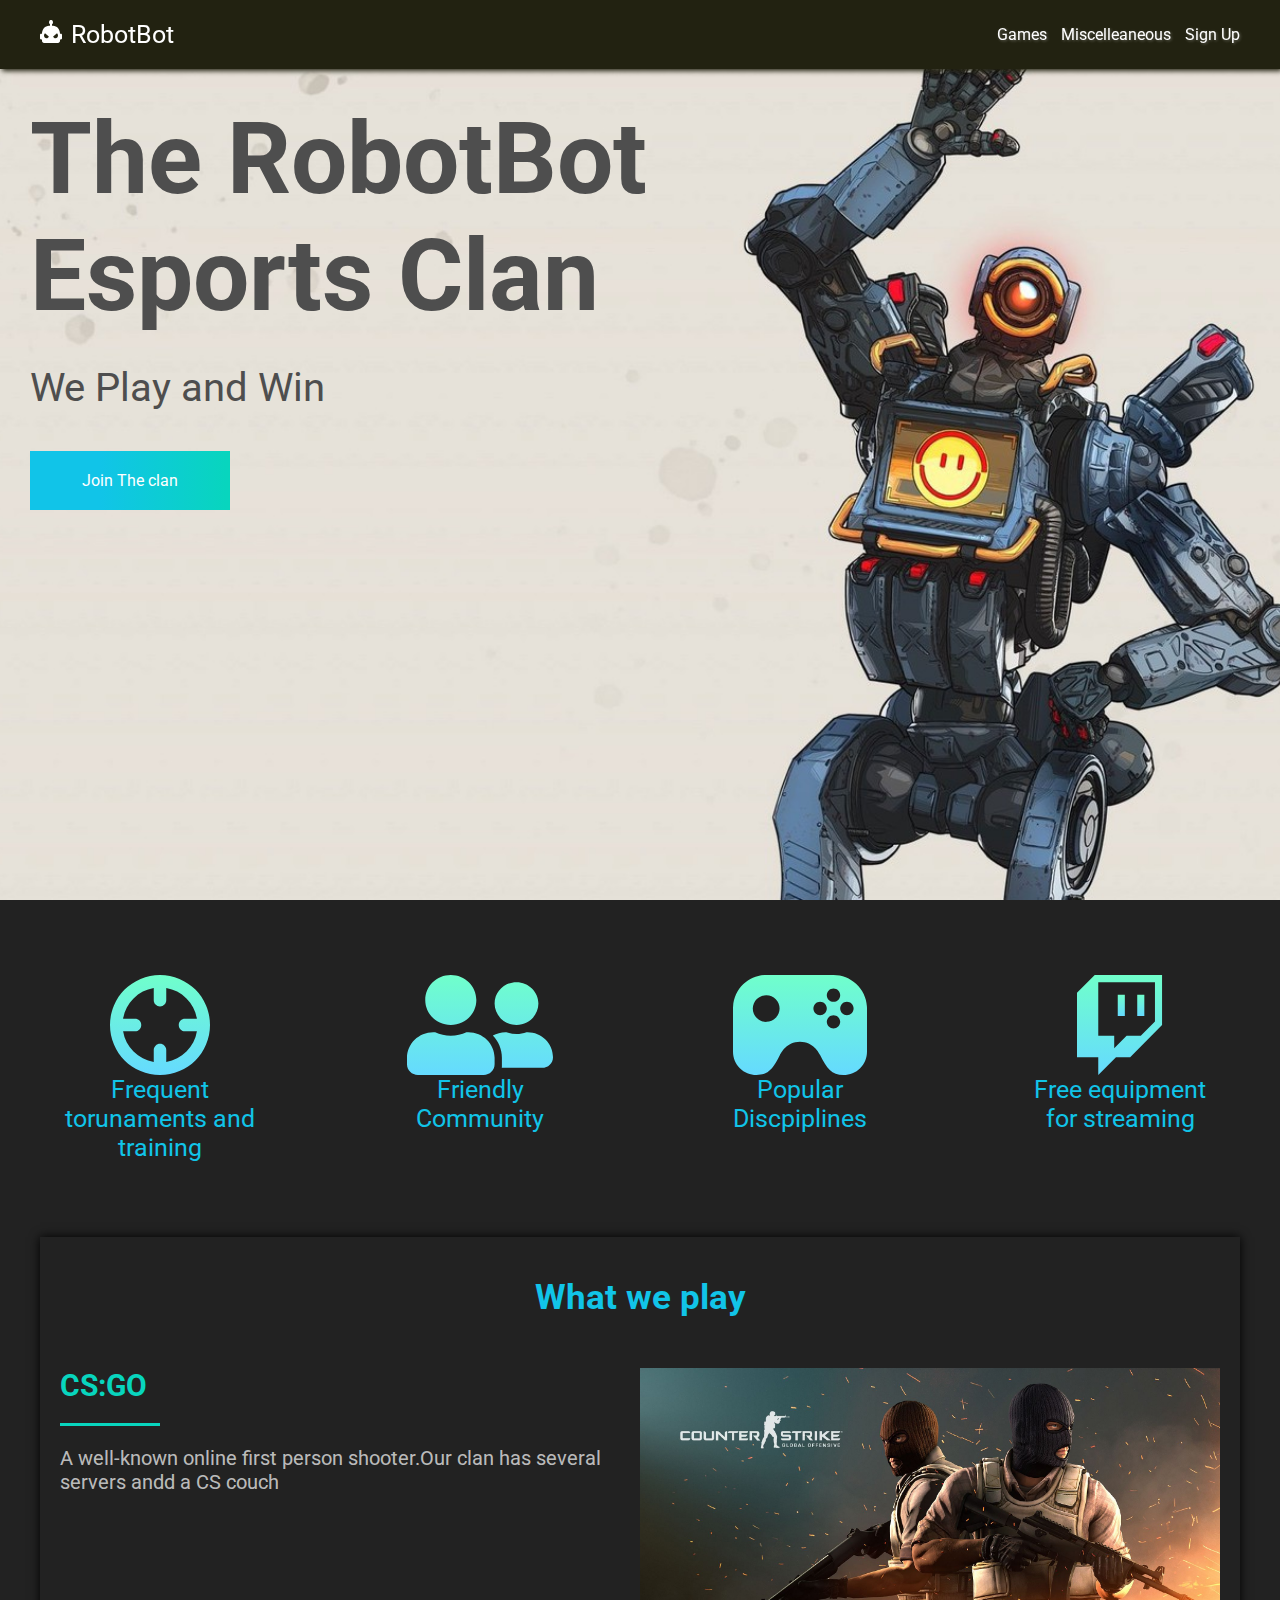
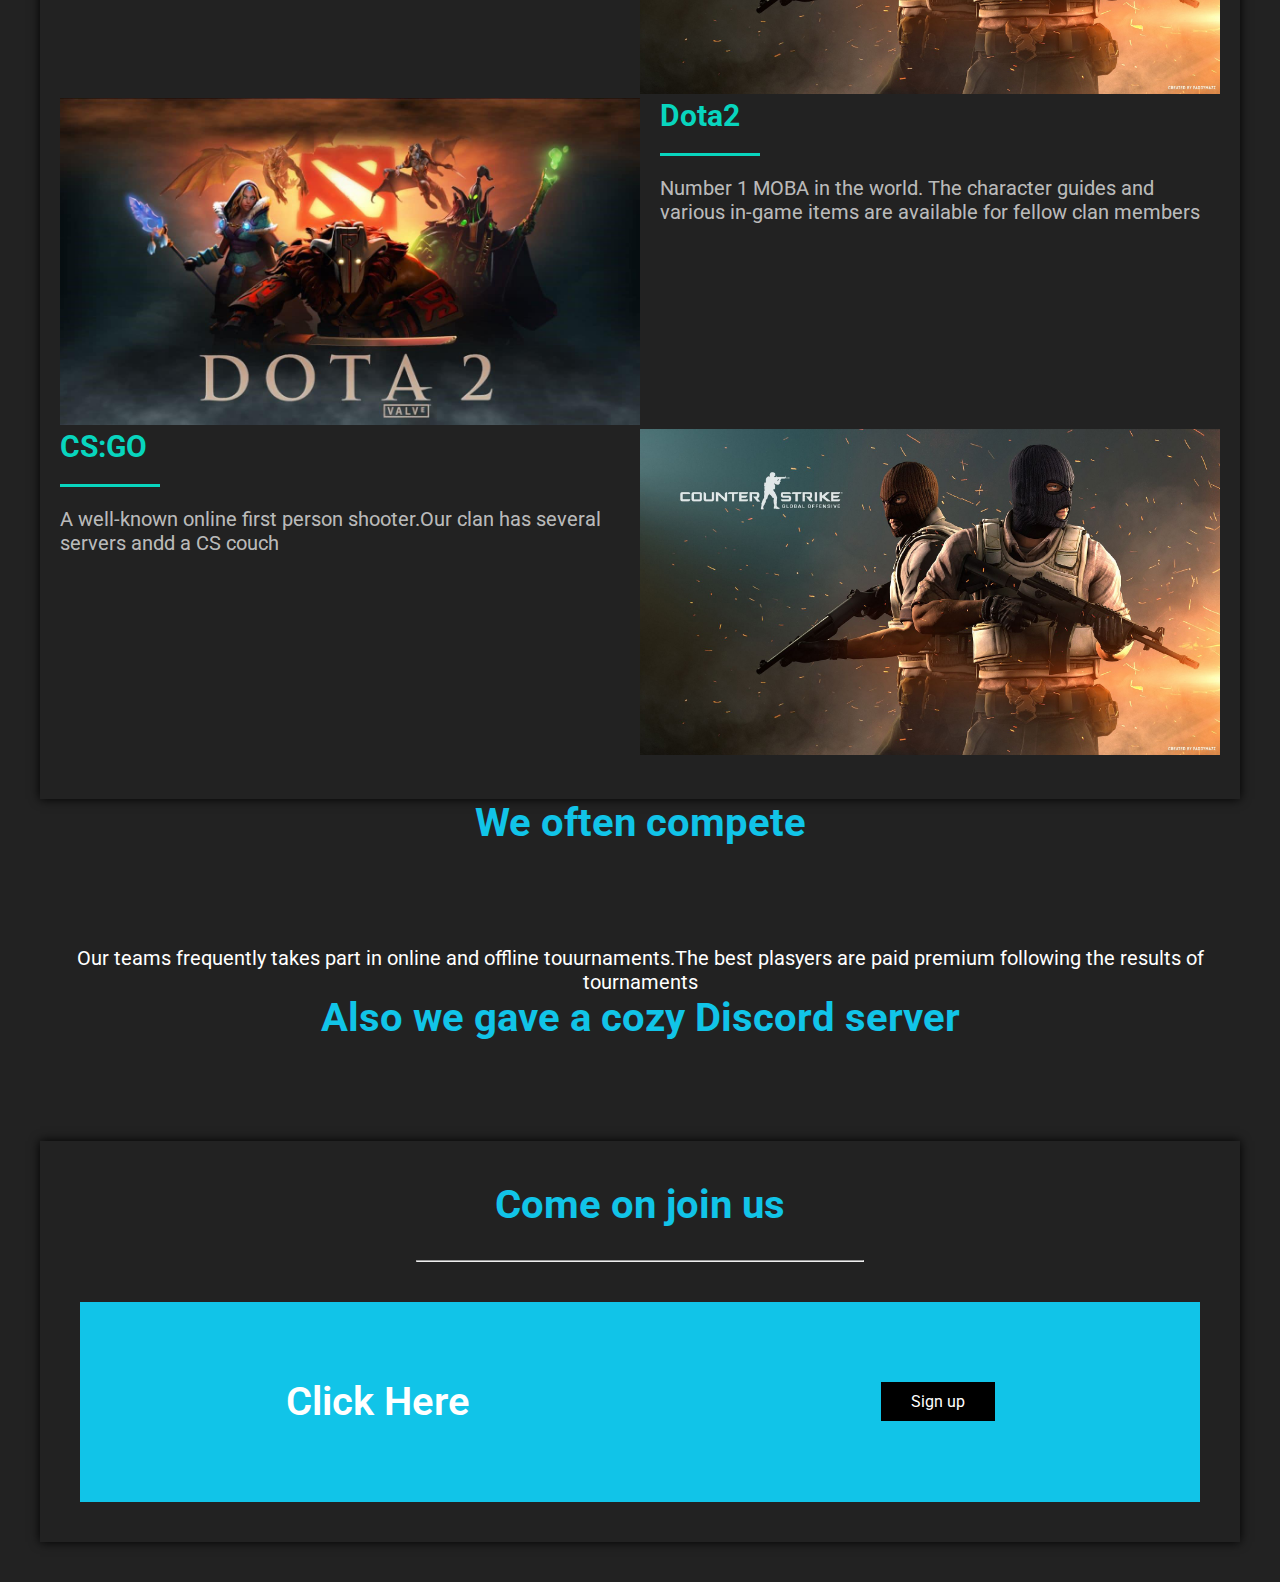
<file: index.html>
<!DOCTYPE html>
<html lang="en">

<head>
    <meta charset="UTF-8">
    <meta http-equiv="X-UA-Compatible" content="IE=edge">
    <meta name="viewport" content="width=device-width, initial-scale=1.0">
    <link rel="stylesheet" href="style.css">
    <title>RobotBot</title>
</head>

<body>

    <div class="nav">
        <div class="container">
            <div class="logo">
                <span>
                    <img src="img/icons/site_logo.svg" alt="">
                </span>
                <p>RobotBot</p>
            </div>
            <div class="menu">
                <a href="#">Games</a>
                <a href="#">Miscelleaneous</a>
                <a href="#">Sign Up</a>
            </div>
        </div>
    </div>
    <div class="header">
        <h1>
            The RobotBot <br>
            Esports Clan
        </h1>
        <p>
            We Play and Win
        </p>
        <a href="#" class="submit">Join The clan</a>
    </div>
    <div class="info">

        <div class="container info_wrapper">

            <div class="card">
                <img src="img/icons/scope.svg" alt="">
                <p>Frequent torunaments and training</p>
            </div>
            <div class="card">
                <img src="img/icons/friendly.svg" alt="">
                <p>Friendly<br>Community</p>
            </div>
            <div class="card">
                <img src="img/icons/joystic.svg" alt="">
                <p>Popular <br> Discpiplines</p>
            </div>
            <div class="card">
                <img src="img/icons/twitch.svg" alt="">
                <p>Free equipment <br>for streaming</p>
            </div>
        </div>
    </div>
    <div class="games">
        <div class="container games_wrapper">


            <h2>What we play</h2>
            <div class="articles">
                <div class="left">
                    <h3 class="titles">
                        CS:GO
                    </h3>
                    <hr>
                    <p>A well-known online first person shooter.Our clan has several servers andd a CS couch</p>
                </div>
                <div class="right">
                    <img src="img/csgo.jpg" alt="">
                </div>
            </div>
            <div class="articles flipped">
                <div class="left">
                    <h3 class="titles">
                        Dota2
                    </h3>
                    <hr>
                    <p>Number 1 MOBA in the world. The character guides
                        and various in-game items are available for fellow
                        clan members</p>
                </div>
                <div class="right">
                    <img src="img/dota2.jpg" alt="">
                </div>


            </div>
            <div class="articles">
                <div class="left">
                    <h3 class="titles">
                        CS:GO
                    </h3>
                    <hr>
                    <p>A well-known online first person shooter.Our clan has several servers andd a CS couch</p>
                </div>
                <div class="right">
                    <img src="img/csgo.jpg" alt="">
                </div>
            </div>

        </div>
    
    </div>
    <div class="sign_up">
        <div class="container signup_wrapper">
            <div class="compete">
                <h2>We often compete</h2>
                <p>Our teams frequently takes part in online and offline touurnaments.The best plasyers are paid premium following the results of tournaments</p>
                <h2>Also we gave a cozy Discord server</h2>
            </div>
            <div class="join">
                <h2>Come on join us</h2>
                <hr>
                <div class="button">
                    <p>Click Here</p>
                    <a href="form.html ">Sign up</a>
                </div>
            </div>
            
        </div>
    </div>
</body>

</html>
</file>
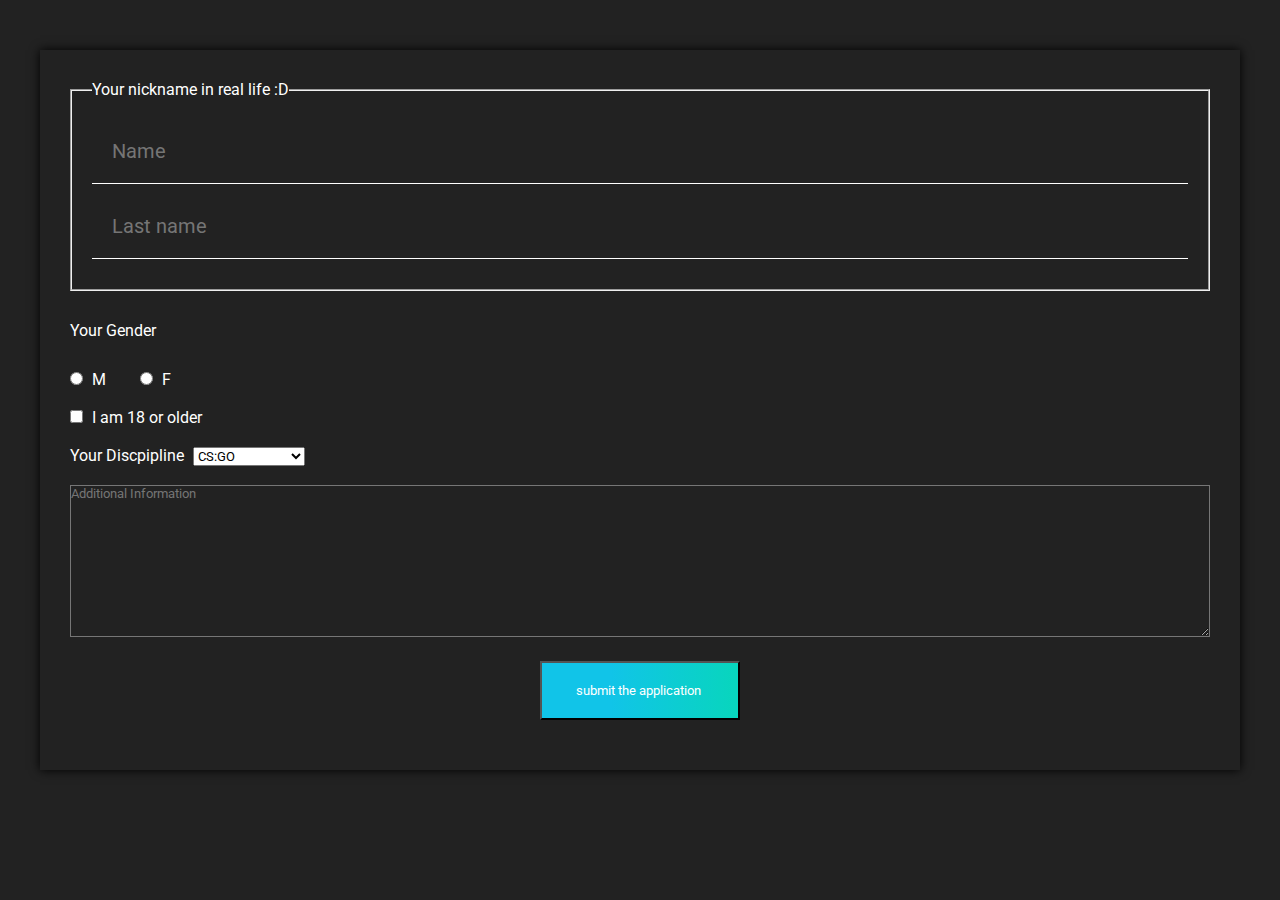
<file: form.html>
<!DOCTYPE html>
<html lang="en">

<head>
    <meta charset="UTF-8">
    <meta http-equiv="X-UA-Compatible" content="IE=edge">
    <meta name="viewport" content="width=device-width, initial-scale=1.0">
    <link rel="stylesheet" href="style.css">
    <title>Sign up</title>
</head>

<body>
    <div class="container form_wrapper">

        <form method="post">
            <fieldset>
                <legend>
                    Your nickname in real life :D
                </legend>
                <div class="names">
                    <input type="text" name="Name" id="name" placeholder="Name">
                    <input type="text" name="Last Name" id="last_name" placeholder="Last name">

                </div>

            </fieldset>
            <div class="gender">
                <p>Your Gender</p>
                <input type="radio" name="gender" value="male" id="male">
                <label for="male">M</label>
                <input type="radio" name="gender" value="female" id="female">
                <label for="female">F</label>
            </div>
            <br>

            <div class="age">
                <input type="checkbox" name="age" id="age">
                <label for="age">I am 18 or older</label>
            </div>
            <br>
            <div class="games">
                <label for="games">Your Discpipline</label>

                <select name="games" id="games">
                    <option value="CS:GO">CS:GO</option>
                    <option value="DOTA">DOTA</option>
                    <option value="APEX_LEGENDS">APEX LEGENDS</option>
                </select>
            </div>
            <br>
            <textarea name="info" id="info" cols="100" rows="10" placeholder="Additional Information"></textarea>
            
            <input type="submit" value="submit the application " class="submit ">
        </form>
    </div>
</body>

</html>
</file>
<file: style.css>
@import url('https://fonts.googleapis.com/css2?family=Roboto:wght@400;500;700&display=swap');

* {
    margin: 0;
    padding: 0;
    box-sizing: border-box;
    font-family: 'Roboto', sans-serif;

}

body {
    background-color: #222;
}

.nav {

    width: 100%;
    position: fixed;
    background-color: #221;
    display: flex;
    align-items: center;
    padding: 20px;
    top: 0%;
    left: 0%;
    box-shadow: 2px 2px 5px #221;
}

.container {
    max-width: 1200px;
    width: 100%;
    margin: 0 auto;


}

.logo {}

.nav p {
    margin-left: 5px;
    color: white;
    display: inline-block;
    font-size: 25px;
}

.menu a {
    color: white;
    text-decoration: none;
    margin-left: 10px;
    text-shadow: 1px 1px 3px rgba(255, 255, 255, 0.308);
}

.nav .container {
    display: flex;
    align-items: center;
    justify-content: space-between;

}

.header {
    background-image: url("img/apex-legends-pathfinder-robot-emoticons-saluting-futuristic.jpg");
    height: 100vh;
    background-position: center;
    background-repeat: no-repeat;
    background-size: cover;
    padding: 100px 30px;
}

.header h1 {
    color: #4E4E4E;
    font-size: 100px;

}

.header p {
    margin-top: 30px;
    font-size: 40px;
    color: #4E4E4E;
}

.submit {
    text-decoration: none;
    text-align: center;
    max-width: 200px;
    display: block;
    margin-top: 40px;
    color: white;
    padding: 20px;
    background: rgb(17, 196, 232);
    background: linear-gradient(90deg, rgba(17, 196, 232, 1) 35%, rgba(8, 213, 190, 1) 98%);

}

.info_wrapper {
    display: flex;
    justify-content: space-between;
    padding: 75px 0px;
}

.card {
    display: flex;
    flex-direction: column;
    align-items: center;
    text-align: center;
    width: 20%;

}

.card img {
    height: 100px;

}

.card p {
    color: rgb(17, 196, 232);
    font-size: 25px;
}

.games_wrapper {
    min-height: 100vh;
    box-shadow: 0px 0px 10px rgb(0, 0, 0);
    padding: 40px 20px;
}

.games_wrapper h2 {
    text-align: center;
    color: rgb(17, 196, 232);
    font-size: 35px;
    margin-bottom: 50px;

}

.articles {
    display: flex;

}

.left,
.right {
    width: 50%;
}

.articles img {
    width: 100%;
}

.titles {
    font-size: 30px;
    color: rgba(8, 213, 190, 1);

}

.games hr {
    background-color: rgba(8, 213, 190, 1);
    width: 100px;
    height: 3px;
    border: none;
    margin: 20px 0;
}

.articles p {
    font-size: 20px;
    color: rgba(255, 255, 255, 0.712);
}

.flipped {
    flex-direction: row-reverse;

}

.flipped .left {
    padding-left: 20px;
}

.signup_wrapper {
    margin-bottom: 40px;
}

.sign_up h2 {
    text-align: center;
    color: rgb(17, 196, 232);
    font-size: 40px;
    margin-bottom: 100px;

}

.compete p {
    color: white;
    text-align: center;
    font-size: 20px;
}

.join {
    box-shadow: 0px 0px 10px rgb(0, 0, 0);
    padding: 40px;
}
.join h2 {
    text-align: center;
    margin: 0 0 32px;
}
.sign_up hr {
    margin: 0 auto;
    width: 40%;
    margin-bottom: 40px;

}
.button {
    display: flex;
    justify-content: space-around;
    align-items: center;
    margin: 0 auto;
    width: 100%;
    height: 200px;
    background-color: rgb(17, 196, 232);
}
.button a {
    color: white;
    padding: 10px 30px;
    background-color: black;
    text-decoration: none;
    transition: 0.3s;
}
.sign_up a:hover {
    font-size: 25px;
}

.button p {
    font-size: 40px;
    color: white;
    font-weight: 600;
}
.form_wrapper {
    margin: 50px auto;
    box-shadow: 0px 0px 10px rgb(0, 0, 0);
    min-height: 50vh;
    padding: 30px;
    color: white;
}
fieldset {
    padding: 20px;
    
}
.names input {
    
    width: 100%;
    background: none;
    border: none;
    border-bottom: #222;
    outline: none;
    padding: 20px;
    color: white;
    font-size: 20px;
    border-bottom: 1px  solid white;
    margin-bottom: 10px;
}
.names label {
    position: absolute;
    
}
.gender p {
    margin:30px 0;
}
.gender label {
    margin: 0 30px 0 5px;
}
.age label {
    margin-left: 5px;
}
.games label{
    margin-right: 5px;
    margin-bottom: 10px;
}
textarea {
    width: 100%;
    height: 30%;
    background: none;
}
form .submit {
    margin: 20px auto;
    width: 60%;
    transition: 0.5s;
}
form .submit:hover {
    transform: scale(1.1);
}
@media(max-width:769px){
    .header {
        background-position-x: 71%;
    }
    .header h1 {
        font-size: 60px;
    }
    .card img{
        height: 60px;
    }
    .card p {
        font-size: 15px;
    }
}
</file>
